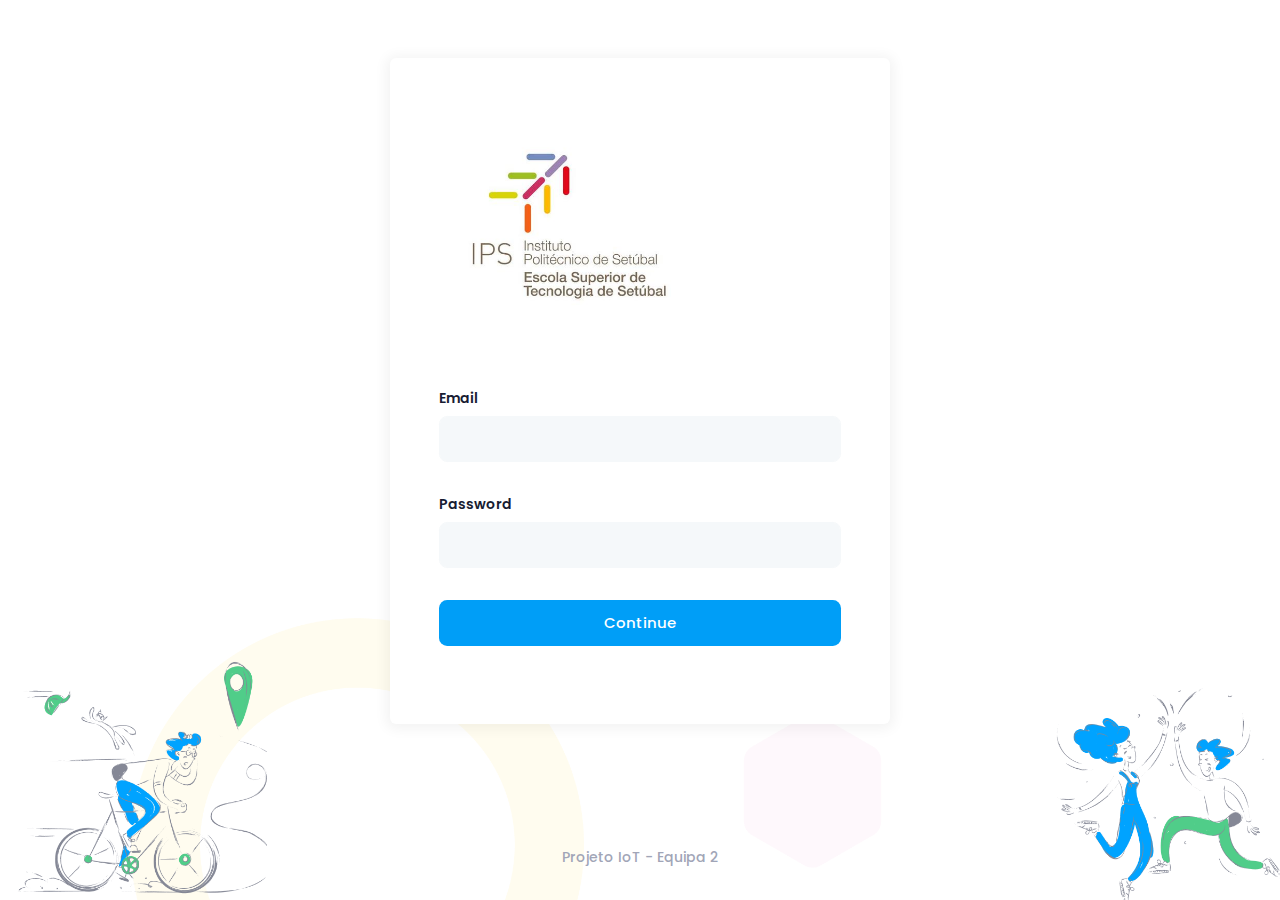
<file: Projecto.IoT.Presencas/login.html>
﻿<html lang="en">
<!--begin::Head-->

<head>
    <title>
        Metronic - the world's #1 selling Bootstrap Admin Theme Ecosystem for HTML, Vue, React, Angular &amp; Laravel
        by Keenthemes
    </title>
    <meta charset="utf-8">
    <link rel="shortcut icon" href="assets/media/Logo.jpg">
    <!--begin::Fonts-->
    <link rel="stylesheet" href="https://fonts.googleapis.com/css?family=Poppins:300,400,500,600,700">
    <!--end::Fonts-->
    <!--begin::Global Stylesheets Bundle(used by all pages)-->
    <link href="assets/plugins/global/plugins.bundle.css" rel="stylesheet" type="text/css">
    <link href="assets/css/style.bundle.css" rel="stylesheet" type="text/css">
    <link href="assets/css/styleAnna.css" rel="stylesheet" type="text/css">
    <script src="assets/js/scriptAnna.js"></script>
    <!--end::Global Stylesheets Bundle-->
</head>
<!--end::Head-->
<!--begin::Body-->

<body id="kt_body" class="bg-body">
    <!--begin::Main-->
    <!--begin::Root-->
    <div class="d-flex flex-column flex-root">
        <!--begin::Authentication - Sign-in -->
        <div class="d-flex flex-column flex-column-fluid bgi-position-y-bottom position-x-center bgi-no-repeat bgi-size-contain bgi-attachment-fixed"
             style="background-image: url(assets/media/14.png)">
            <!--begin::Content-->
            <div class="d-flex flex-center flex-column flex-column-fluid p-10 pb-lg-20">
                <!--begin::Wrapper-->
                <div class="w-lg-500px bg-body rounded shadow-sm p-10 p-lg-15 mx-auto">
                    <div class="mb-12">
                        <img alt="Logo" src="assets/media/Logo.jpg" class="h-40px ">
                    </div>
                    <!--begin::Form-->
                    <form class="form w-100 fv-plugins-bootstrap5 fv-plugins-framework" novalidate="novalidate" id="kt_sign_in_form" data-kt-redirect-url="index.html" action="#">
                        <!--begin::Input group-->
                        <div class="fv-row mb-10 fv-plugins-icon-container">
                            <!--begin::Label-->
                            <label class="form-label fs-6 fw-bolder text-dark">Email</label>
                            <!--end::Label-->
                            <!--begin::Input-->
                            <input class="form-control form-control-lg form-control-solid" type="text" name="email"
                                   autocomplete="off">
                            <!--end::Input-->
                            <div class="fv-plugins-message-container invalid-feedback"></div>
                        </div>
                        <!--end::Input group-->
                        <!--begin::Input group-->
                        <div class="fv-row mb-10 fv-plugins-icon-container">
                            <!--begin::Wrapper-->
                            <div class="d-flex flex-stack mb-2">
                                <!--begin::Label-->
                                <label class="form-label fw-bolder text-dark fs-6 mb-0">Password</label>
                                <!--end::Label-->
                            </div>
                            <!--end::Wrapper-->
                            <!--begin::Input-->
                            <input class="form-control form-control-lg form-control-solid" type="password"
                                   name="password" autocomplete="off">
                            <!--end::Input-->
                            <div class="fv-plugins-message-container invalid-feedback"></div>
                        </div>
                        <!--end::Input group-->
                        <!--begin::Actions-->
                        <div class="text-center">
                            <!--begin::Submit button-->
                            <button type="submit" id="kt_sign_in_submit" class="btn btn-lg btn-primary w-100 mb-5">
                                <span class="indicator-label">Continue</span>
                                <span class="indicator-progress">
                                    Please wait...
                                    <span class="spinner-border spinner-border-sm align-middle ms-2"></span>
                                </span>
                            </button>
                            <!--end::Submit button-->
                        </div>
                        <!--end::Actions-->
                        <div></div>
                    </form>
                    <!--end::Form-->
                </div>
                <!--end::Wrapper-->
            </div>
            <!--end::Content-->
            <!--begin::Footer-->
            <div class="d-flex flex-center flex-column-auto p-10">
                <!--begin::Links-->
                <div class="d-flex align-items-center fw-bold fs-6">
                    <a class="text-muted text-hover-primary px-2">Projeto IoT - Equipa 2</a>
                </div>
                <!--end::Links-->
            </div>
            <!--end::Footer-->
        </div>
        <!--end::Authentication - Sign-in-->
    </div>
    <!--end::Root-->
    <!--end::Main-->
    <!--begin::Javascript-->
    <script>var hostUrl = "assets/";</script>
    <!--begin::Global Javascript Bundle(used by all pages)-->
    <script src="assets/plugins/global/plugins.bundle.js"></script>
    <script src="assets/js/scripts.bundle.js"></script>
    <!--end::Global Javascript Bundle-->
    <!--begin::Page Custom Javascript(used by this page)-->
    <script src="assets/js/custom/authentication/sign-in/general.js"></script>
    <!--end::Page Custom Javascript-->
    <!--end::Javascript-->

    <svg id="SvgjsSvg1001" width="2" height="0" xmlns="http://www.w3.org/2000/svg" version="1.1"
         xmlns:xlink="http://www.w3.org/1999/xlink" xmlns:svgjs="http://svgjs.dev"
         style="overflow: hidden; top: -100%; left: -100%; position: absolute; opacity: 0;">
        <defs id="SvgjsDefs1002"></defs>
        <polyline id="SvgjsPolyline1003" points="0,0"></polyline>
        <path id="SvgjsPath1004" d="M0 0 "></path>
    </svg>
</body>
<!--end::Body-->
</html>
</file>
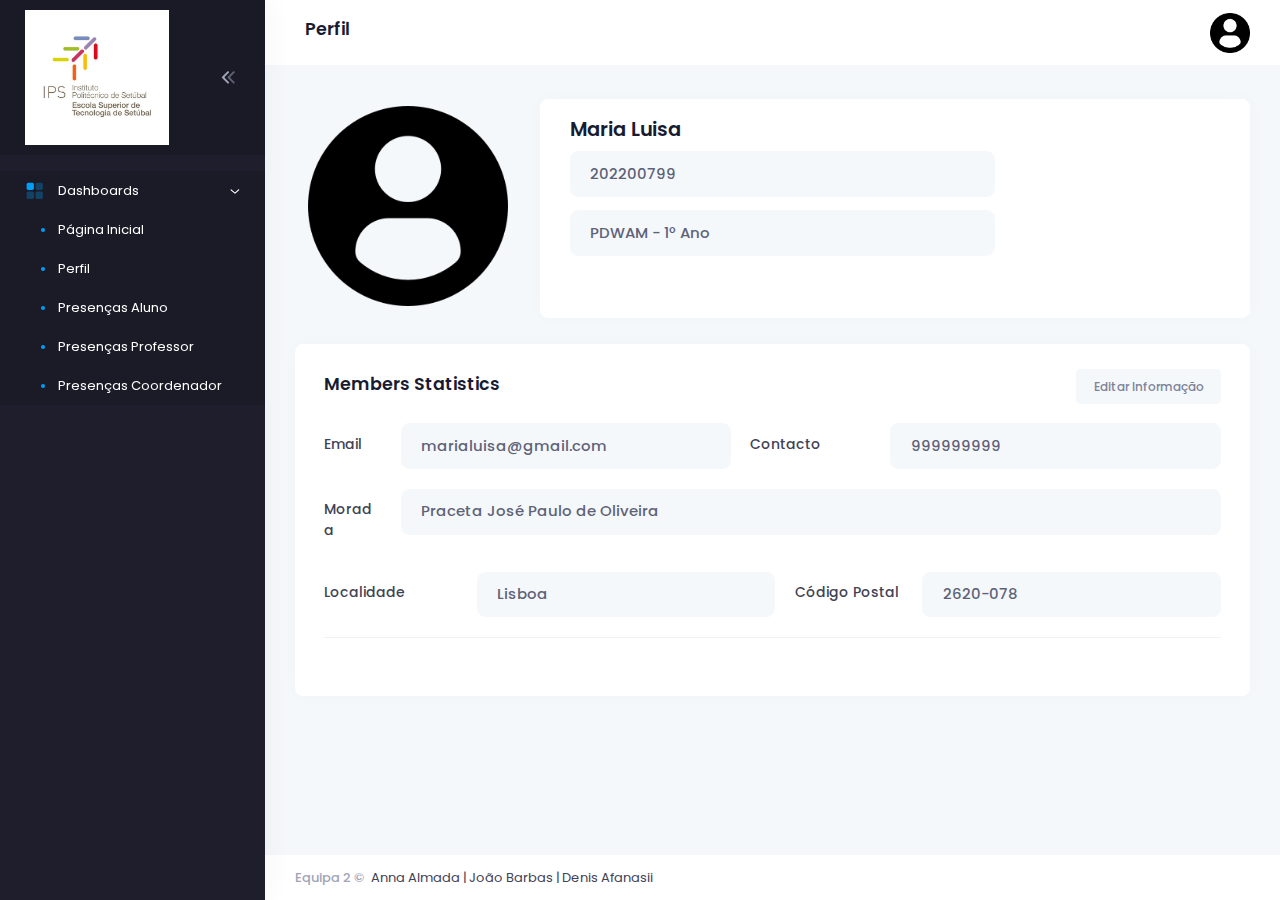
<file: Projecto.IoT.Presencas/Perfil.html>
﻿<!DOCTYPE html>
<html lang="en">
<!--begin::Head-->
<head>
    <title>Perfil Utilizador</title>
    <meta charset="utf-8" />
    <link rel="shortcut icon" href="assets/media/Logo.jpg" />
    <!--begin::Fonts-->
    <link rel="stylesheet" href="https://fonts.googleapis.com/css?family=Poppins:300,400,500,600,700" />
    <!--end::Fonts-->
    <!--begin::Page Vendor Stylesheets(used by this page)-->
    <link href="assets/plugins/custom/fullcalendar/fullcalendar.bundle.css" rel="stylesheet" type="text/css" />
    <link href="assets/plugins/custom/datatables/datatables.bundle.css" rel="stylesheet" type="text/css" />
    <!--end::Page Vendor Stylesheets-->
    <!--begin::Global Stylesheets Bundle(used by all pages)-->
    <link href="assets/plugins/global/plugins.bundle.css" rel="stylesheet" type="text/css" />
    <link href="assets/css/style.bundle.css" rel="stylesheet" type="text/css" />
    <link href="assets/css/styleAnna.css" rel="stylesheet" type="text/css" />
    <script src="assets/js/scriptAnna.js"></script>
    <!--end::Global Stylesheets Bundle-->
</head>
<!--end::Head-->
<!--begin::Body-->
<body id="kt_body" class="header-fixed header-tablet-and-mobile-fixed toolbar-enabled toolbar-fixed aside-enabled aside-fixed" style="--kt-toolbar-height:55px;--kt-toolbar-height-tablet-and-mobile:55px">
    <!--begin::Main-->
    <!--begin::Root-->
    <div class="d-flex flex-column flex-root">
        <!--begin::Page-->
        <div class="page d-flex flex-row flex-column-fluid">
            <!--begin::Aside-->
            <div id="kt_aside" class="aside aside-dark aside-hoverable" data-kt-drawer="true" data-kt-drawer-name="aside" data-kt-drawer-activate="{default: true, lg: false}" data-kt-drawer-overlay="true" data-kt-drawer-width="{default:'200px', '300px': '250px'}" data-kt-drawer-direction="start" data-kt-drawer-toggle="#kt_aside_mobile_toggle">
                <!--begin::Brand-->
                <div class="aside-logo flex-column-auto" id="kt_aside_logo" style="height: 155px">
                    <!--begin::Logo-->
                    <a href="index.html">
                        <img alt="Logo" src="assets/media/Logo.jpg" class="h-25px logo" />
                    </a>
                    <!--end::Logo-->
                    <!--begin::Aside toggler-->
                    <div id="kt_aside_toggle" class="btn btn-icon w-auto px-0 btn-active-color-primary aside-toggle" data-kt-toggle="true" data-kt-toggle-state="active" data-kt-toggle-target="body" data-kt-toggle-name="aside-minimize">
                        <!--begin::Svg Icon | path: icons/duotune/arrows/arr079.svg-->
                        <span class="svg-icon svg-icon-1 rotate-180">
                            <svg xmlns="http://www.w3.org/2000/svg" width="24" height="24" viewBox="0 0 24 24" fill="none">
                                <path opacity="0.5" d="M14.2657 11.4343L18.45 7.25C18.8642 6.83579 18.8642 6.16421 18.45 5.75C18.0358 5.33579 17.3642 5.33579 16.95 5.75L11.4071 11.2929C11.0166 11.6834 11.0166 12.3166 11.4071 12.7071L16.95 18.25C17.3642 18.6642 18.0358 18.6642 18.45 18.25C18.8642 17.8358 18.8642 17.1642 18.45 16.75L14.2657 12.5657C13.9533 12.2533 13.9533 11.7467 14.2657 11.4343Z" fill="currentColor" />
                                <path d="M8.2657 11.4343L12.45 7.25C12.8642 6.83579 12.8642 6.16421 12.45 5.75C12.0358 5.33579 11.3642 5.33579 10.95 5.75L5.40712 11.2929C5.01659 11.6834 5.01659 12.3166 5.40712 12.7071L10.95 18.25C11.3642 18.6642 12.0358 18.6642 12.45 18.25C12.8642 17.8358 12.8642 17.1642 12.45 16.75L8.2657 12.5657C7.95328 12.2533 7.95328 11.7467 8.2657 11.4343Z" fill="currentColor" />
                            </svg>
                        </span>
                        <!--end::Svg Icon-->
                    </div>
                    <!--end::Aside toggler-->
                </div>
                <!--end::Brand-->
                <!--begin::Aside menu-->
                <div class="aside-menu flex-column-fluid">
                    <!--begin::Aside Menu-->
                    <div class="hover-scroll-overlay-y my-5 my-lg-5" id="kt_aside_menu_wrapper" data-kt-scroll="true" data-kt-scroll-activate="{default: false, lg: true}" data-kt-scroll-height="auto" data-kt-scroll-dependencies="#kt_aside_logo, #kt_aside_footer" data-kt-scroll-wrappers="#kt_aside_menu" data-kt-scroll-offset="0">
                        <!--begin::Menu-->
                        <div class="menu menu-column menu-title-gray-800 menu-state-title-primary menu-state-icon-primary menu-state-bullet-primary menu-arrow-gray-500" id="#kt_aside_menu" data-kt-menu="true" data-kt-menu-expand="false">
                            <div data-kt-menu-trigger="click" class="menu-item here show menu-accordion">
                                <span class="menu-link">
                                    <span class="menu-icon">
                                        <!--begin::Svg Icon | path: icons/duotune/general/gen025.svg-->
                                        <span class="svg-icon svg-icon-2">
                                            <svg xmlns="http://www.w3.org/2000/svg" width="24" height="24" viewBox="0 0 24 24" fill="none">
                                                <rect x="2" y="2" width="9" height="9" rx="2" fill="currentColor" />
                                                <rect opacity="0.3" x="13" y="2" width="9" height="9" rx="2" fill="currentColor" />
                                                <rect opacity="0.3" x="13" y="13" width="9" height="9" rx="2" fill="currentColor" />
                                                <rect opacity="0.3" x="2" y="13" width="9" height="9" rx="2" fill="currentColor" />
                                            </svg>
                                        </span>
                                        <!--end::Svg Icon-->
                                    </span>
                                    <span class="menu-title">Dashboards</span>
                                    <span class="menu-arrow"></span>
                                </span>
                                <div class="menu-sub menu-sub-accordion menu-active-bg">
                                    <div class="menu-item">
                                        <a class="menu-link active" href="index.html">
                                            <span class="menu-bullet">
                                                <span class="bullet bullet-dot"></span>
                                            </span>
                                            <span class="menu-title">Página Inicial</span>
                                        </a>
                                    </div>
                                    <div class="menu-item">
                                        <a class="menu-link active" href="Perfil.html">
                                            <span class="menu-bullet">
                                                <span class="bullet bullet-dot"></span>
                                            </span>
                                            <span class="menu-title">Perfil</span>
                                        </a>
                                    </div>
                                    <div class="menu-item">
                                        <a class="menu-link active" href="Registos.Aluno.html">
                                            <span class="menu-bullet">
                                                <span class="bullet bullet-dot"></span>
                                            </span>
                                            <span class="menu-title">Presenças Aluno</span>
                                        </a>
                                    </div>
                                    <div class="menu-item">
                                        <a class="menu-link active" href="Registos.Professor.html">
                                            <span class="menu-bullet">
                                                <span class="bullet bullet-dot"></span>
                                            </span>
                                            <span class="menu-title">Presenças Professor</span>
                                        </a>
                                    </div>
                                    <div class="menu-item">
                                        <a class="menu-link active" href="Registos.Coordenador.html">
                                            <span class="menu-bullet">
                                                <span class="bullet bullet-dot"></span>
                                            </span>
                                            <span class="menu-title">Presenças Coordenador</span>
                                        </a>
                                    </div>
                                </div>
                            </div>
                        </div>
                        <!--end::Menu-->
                    </div>
                    <!--end::Aside Menu-->
                </div>
                <!--end::Aside menu-->
            </div>
            <!--end::Aside-->
            <!--begin::Wrapper-->
            <div class="wrapper d-flex flex-column flex-row-fluid" id="kt_wrapper">
                <!--begin::Header-->
                <div id="kt_header" class="header align-items-stretch">
                    <!--begin::Container-->
                    <div class="container-fluid d-flex align-items-stretch justify-content-between">
                        <!--begin::Aside mobile toggle-->
                        <div class="d-flex align-items-center d-lg-none ms-n2 me-2" title="Show aside menu">
                            <div class="btn btn-icon btn-active-light-primary w-30px h-30px w-md-40px h-md-40px" id="kt_aside_mobile_toggle">
                                <!--begin::Svg Icon | path: icons/duotune/abstract/abs015.svg-->
                                <span class="svg-icon svg-icon-1">
                                    <svg xmlns="http://www.w3.org/2000/svg" width="24" height="24" viewBox="0 0 24 24" fill="none">
                                        <path d="M21 7H3C2.4 7 2 6.6 2 6V4C2 3.4 2.4 3 3 3H21C21.6 3 22 3.4 22 4V6C22 6.6 21.6 7 21 7Z" fill="currentColor"></path>
                                        <path opacity="0.3" d="M21 14H3C2.4 14 2 13.6 2 13V11C2 10.4 2.4 10 3 10H21C21.6 10 22 10.4 22 11V13C22 13.6 21.6 14 21 14ZM22 20V18C22 17.4 21.6 17 21 17H3C2.4 17 2 17.4 2 18V20C2 20.6 2.4 21 3 21H21C21.6 21 22 20.6 22 20Z" fill="currentColor"></path>
                                    </svg>
                                </span>
                                <!--end::Svg Icon-->
                            </div>
                        </div>
                        <!--end::Aside mobile toggle-->
                        <!--begin::Mobile logo-->
                        <div class="d-flex align-items-center flex-grow-1 flex-lg-grow-0">
                            <a href="index.html" class="d-lg-none">
                                <img alt="Logo" src="assets/media/Logo.jpg" class="h-30px">
                            </a>
                        </div>
                        <!--end::Mobile logo-->
                        <!--begin::Wrapper-->
                        <div class="d-flex align-items-stretch justify-content-between flex-lg-grow-1">
                            <!--begin::Navbar-->
                            <div class="d-flex align-items-stretch" id="kt_header_nav">
                                <!--begin::Menu wrapper-->
                                <h3 class="d-flex align-items-center ms-1 ms-lg-3">Perfil</h3>
                                <!--end::Menu wrapper-->
                            </div>
                            <!--end::Navbar-->
                            <!--begin::Toolbar wrapper-->
                            <div class="d-flex align-items-stretch flex-shrink-0">
                                <!--begin::User menu-->
                                <div class="d-flex align-items-center ms-1 ms-lg-3" id="kt_header_user_menu_toggle">
                                    <!--begin::Menu wrapper-->
                                    <div class="cursor-pointer symbol symbol-30px symbol-md-40px" data-kt-menu-trigger="click" data-kt-menu-attach="parent" data-kt-menu-placement="bottom-end">
                                        <img src="assets/media/avatar.png" alt="user">
                                    </div>
                                    <!--begin::User account menu-->
                                    <div class="menu menu-sub menu-sub-dropdown menu-column menu-rounded menu-gray-800 menu-state-bg menu-state-primary fw-bold py-4 fs-6 w-275px" data-kt-menu="true" data-popper-placement="bottom-end">
                                        <!--begin::Menu item-->
                                        <div class="menu-item px-3">
                                            <div class="menu-content d-flex align-items-center px-3">
                                                <!--begin::Avatar-->
                                                <div class="symbol symbol-50px me-5">
                                                    <img alt="Logo" src="assets/media/avatar.png">
                                                </div>
                                                <!--end::Avatar-->
                                                <!--begin::Username-->
                                                <div class="d-flex flex-column">
                                                    <div class="fw-bolder d-flex align-items-center fs-5">
                                                        <a href="Perfil.html" class="fw-bold text-black text-hover-primary fs-5">Maria Luisa</a>
                                                    </div>

                                                </div>
                                                <!--end::Username-->
                                            </div>
                                        </div>
                                        <!--end::Menu item-->
                                        <!--begin::Menu separator-->
                                        <div class="separator my-2"></div>
                                        <!--end::Menu separator-->
                                        <!--begin::Menu item
                                        <div class="menu-item px-5 my-1">
                                            <a href="../../demo1/dist/account/settings.html" class="menu-link px-5">Account Settings</a>
                                        </div>
                                        end::Menu item-->
                                        <!--begin::Menu item-->
                                        <div class="menu-item px-5">
                                            <a href="login.html" class="menu-link px-5">Sign Out</a>
                                        </div>
                                        <!--end::Menu item-->
                                        <!--begin::Menu separator-->
                                        <div class="separator my-2"></div>
                                        <!--end::Menu separator-->
                                    </div>
                                    <!--end::User account menu-->
                                    <!--end::Menu wrapper-->
                                </div>
                                <!--end::User menu-->
                                <!--begin::Header menu toggle-->
                                <div class="d-flex align-items-center d-lg-none ms-2 me-n3" title="Show header menu">
                                    <div class="btn btn-icon btn-active-light-primary w-30px h-30px w-md-40px h-md-40px" id="kt_header_menu_mobile_toggle">
                                        <!--begin::Svg Icon | path: icons/duotune/text/txt001.svg-->
                                        <span class="svg-icon svg-icon-1">
                                            <svg xmlns="http://www.w3.org/2000/svg" width="24" height="24" viewBox="0 0 24 24" fill="none">
                                                <path d="M13 11H3C2.4 11 2 10.6 2 10V9C2 8.4 2.4 8 3 8H13C13.6 8 14 8.4 14 9V10C14 10.6 13.6 11 13 11ZM22 5V4C22 3.4 21.6 3 21 3H3C2.4 3 2 3.4 2 4V5C2 5.6 2.4 6 3 6H21C21.6 6 22 5.6 22 5Z" fill="currentColor"></path>
                                                <path opacity="0.3" d="M21 16H3C2.4 16 2 15.6 2 15V14C2 13.4 2.4 13 3 13H21C21.6 13 22 13.4 22 14V15C22 15.6 21.6 16 21 16ZM14 20V19C14 18.4 13.6 18 13 18H3C2.4 18 2 18.4 2 19V20C2 20.6 2.4 21 3 21H13C13.6 21 14 20.6 14 20Z" fill="currentColor"></path>
                                            </svg>
                                        </span>
                                        <!--end::Svg Icon-->
                                    </div>
                                </div>
                                <!--end::Header menu toggle-->
                            </div>
                            <!--end::Toolbar wrapper-->
                        </div>
                        <!--end::Wrapper-->
                    </div>
                    <!--end::Container-->
                </div>
                <!--end::Header-->
                <!--begin::Content-->
                <div class="d-flex flex-column flex-column-fluid" id="kt_content">
                    <!--begin::Post-->
                    <div class="post d-flex flex-column-fluid" id="kt_post">
                        <!--begin::Container-->
                        <div id="kt_content_container" class="container-xxl" style="padding-top: 34px;">
                            <!--begin::Row-->
                            <div class="row gy-5 g-xl-8">
                                <!--begin::Col-->
                                <div class="col-xl-3">
                                    <!--begin::List Widget 2-->
                                    <!--begin::Body-->
                                    <div class="card-body pt-2">
                                        <!--begin::Item-->
                                        <div class="d-flex align-items-center mb-7">
                                            <!--begin::Avatar-->
                                            <div class="symbol symbol-50px me-5">
                                                <img style="width: 200px; height: 200px" src="assets/media/avatar.png" class="" alt="" />
                                            </div>
                                            <!--end::Avatar-->
                                        </div>
                                        <!--end::Item-->
                                    </div>
                                    <!--end::Body-->
                                    <!--end::List Widget 2-->
                                </div>
                                <!--end::Col-->
                                <!--begin::Col-->
                                <div class="col-xl-9">
                                    <!--begin::List Widget 4-->
                                    <div class="card card-xl-stretch mb-5 mb-xl-8">
                                        <!--begin::Body-->
                                        <div class="card-body pt-5">
                                            <!--begin::Item-->
                                            <div class="d-flex align-items-sm-center mb-7">
                                                <!--begin::Section-->
                                                <div class="d-flex align-items-center flex-row-fluid flex-wrap">
                                                    <div class="flex-grow-1 me-2">
                                                        <div class="d-flex align-items-center mb-2">
                                                            <a href="#" class="text-gray-900 text-hover-primary fs-2 fw-bolder me-1">Maria Luisa</a>
                                                        </div>
                                                        <div class="d-flex flex-wrap fw-bold fs-6 mb-4 pe-2">
                                                            <div class="col-lg-8 fv-row">
                                                                <input type="text" disabled="disabled" disabled="disabled" name="website" class="form-control form-control-lg form-control-solid" placeholder="Company website" value="202200799">
                                                            </div>
                                                        </div>
                                                        <div class="d-flex flex-wrap fw-bold fs-6 mb-4 pe-2">
                                                            <div class="col-lg-8 fv-row">
                                                                <input type="text" disabled="disabled" disabled="disabled" name="website" class="form-control form-control-lg form-control-solid" placeholder="Company website" value="PDWAM - 1º Ano">
                                                            </div>
                                                        </div>
                                                    </div>
                                                </div>
                                                <!--end::Section-->
                                            </div>
                                            <!--end::Item-->
                                        </div>
                                        <!--end::Body-->
                                    </div>
                                    <!--end::List Widget 4-->
                                </div>
                                <!--end::Col-->
                            </div>
                            <!--end::Row-->
                            <!--begin::Row-->
                            <div class="row gy-5 g-xl-12">
                                <!--begin::Col-->
                                <div class="col-xl-12">
                                    <!--begin::Tables Widget 9-->
                                    <div class="card card-xl-stretch mb-5 mb-xl-8">
                                        <!--begin::Header-->
                                        <div class="card-header border-0 pt-5">
                                            <h3 class="card-title align-items-start flex-column">
                                                <span class="card-label fw-bolder fs-3 mb-1">Members Statistics</span>
                                            </h3>
                                            <div class="card-toolbar" data-bs-toggle="tooltip" data-bs-placement="top" data-bs-trigger="hover">
                                                <button class="btn btn-sm btn-light btn-active-primary" id="editaruser" onclick="Editar()">Editar Informação</button>
                                            </div>
                                        </div>
                                        <!--end::Header-->
                                        <!--begin::Body-->
                                        <div class="card-body py-3">
                                            <!--begin::Table container-->
                                            <form class="forms-sample">
                                                <div class="row mb-6">
                                                    <!--begin::Label-->
                                                    <label class="col-lg-1 col-form-label fw-bold fs-6">Email</label>
                                                    <!--end::Label-->
                                                    <!--begin::Col-->
                                                    <div class="col-lg-11">
                                                        <!--begin::Row-->
                                                        <div class="row">
                                                            <!--begin::Col-->
                                                            <div class="col-lg-5 fv-row fv-plugins-icon-container">
                                                                <input type="text" disabled="disabled" name="nameuser" id="nomeuserid" class="form-control form-control-lg form-control-solid mb-3 mb-lg-0" value="marialuisa@gmail.com">
                                                            </div>
                                                            <!--end::Col-->
                                                            <!--begin::Label-->
                                                            <label class="col-lg-2 col-form-label fw-bold fs-6">Contacto</label>
                                                            <!--end::Label-->
                                                            <!--begin::Col-->
                                                            <div class="col-lg-5 fv-row fv-plugins-icon-container">
                                                                <input type="text" disabled="disabled" name="emailuser" id="emailuserid" class="form-control form-control-lg form-control-solid" value="999999999">
                                                            </div>
                                                            <!--end::Col-->
                                                        </div>
                                                        <!--end::Row-->
                                                    </div>
                                                    <!--end::Col-->
                                                </div>
                                                <div class="row mb-6">
                                                    <!--begin::Label-->
                                                    <label class="col-lg-1 col-form-label fw-bold fs-6">Morada</label>
                                                    <!--end::Label-->
                                                    <!--begin::Col-->
                                                    <div class="col-lg-11 fv-row fv-plugins-icon-container">
                                                        <input type="text" disabled="disabled" name="moradaser" id="moradauserid" class="form-control form-control-lg form-control-solid mb-3 mb-lg-0" value="Praceta José Paulo de Oliveira">
                                                    </div>
                                                    <!--end::Col-->
                                                </div>
                                                <!--end::Row-->
                                                <div class="row mb-6">
                                                    <!--begin::Label-->
                                                    <label class="col-lg-2 col-form-label fw-bold fs-6">Localidade</label>
                                                    <!--end::Label-->
                                                    <!--begin::Col-->
                                                    <div class="col-lg-10">
                                                        <!--begin::Row-->
                                                        <div class="row">
                                                            <!--begin::Col-->
                                                            <div class="col-lg-5 fv-row fv-plugins-icon-container">
                                                                <input type="text" disabled="disabled" name="localidadeuser" id="localidadeuserid" class="form-control form-control-lg form-control-solid mb-3 mb-lg-0" value="Lisboa">
                                                            </div>
                                                            <!--end::Col-->
                                                            <!--begin::Label-->
                                                            <label class="col-lg-2 col-form-label fw-bold fs-6">Código Postal</label>
                                                            <!--end::Label-->
                                                            <!--begin::Col-->
                                                            <div class="col-lg-5 fv-row fv-plugins-icon-container">
                                                                <input type="text" disabled="disabled" name="cpuser" id="cpuserid" class="form-control form-control-lg form-control-solid" value="2620-078">
                                                            </div>
                                                            <!--end::Col-->
                                                        </div>
                                                        <!--end::Row-->
                                                    </div>
                                                    <!--end::Col-->
                                                </div>
                                                <div class="card-footer d-flex justify-content-end py-6 px-9">
                                                    <button type="reset" class="btn btn-light btn-active-light-primary me-2" id="btncancelaruser" onclick="CancelarEdicao()">Cancelar</button>
                                                    <button type="submit" class="btn btn-primary" id="btnsalvaruser" onclick="SalvarEdicao()">Savar</button>
                                                </div>
                                            </form>
                                            <!--end::Table container-->
                                        </div>
                                        <!--begin::Body-->
                                    </div>
                                    <!--end::Tables Widget 9-->
                                </div>
                                <!--end::Col-->
                            </div>
                            <!--end::Row-->
                        </div>
                        <!--end::Container-->
                    </div>
                    <!--end::Post-->
                </div>
                <!--end::Content-->
                <!--begin::Footer-->
                <div class="footer py-4 d-flex flex-lg-column" id="kt_footer">
                    <!--begin::Container-->
                    <div class="container-fluid d-flex flex-column flex-md-row align-items-center justify-content-between">
                        <!--begin::Copyright-->
                        <div class="text-dark order-2 order-md-1">
                            <span class="text-muted fw-bold me-1">Equipa 2 ©</span>
                            <a href="https://keenthemes.com" target="_blank" class="text-gray-800 text-hover-primary">Anna Almada | João Barbas | Denis Afanasii</a>
                        </div>
                        <!--end::Copyright-->

                    </div>
                    <!--end::Container-->
                </div>
                <!--end::Footer-->
            </div>
            <!--end::Wrapper-->
        </div>
        <!--end::Page-->
    </div>
    <!--end::Root-->
    <!--end::Main-->
    <!--begin::Scrolltop-->
    <div id="kt_scrolltop" class="scrolltop" data-kt-scrolltop="true">
        <!--begin::Svg Icon | path: icons/duotune/arrows/arr066.svg-->
        <span class="svg-icon">
            <svg xmlns="http://www.w3.org/2000/svg" width="24" height="24" viewBox="0 0 24 24" fill="none">
                <rect opacity="0.5" x="13" y="6" width="13" height="2" rx="1" transform="rotate(90 13 6)" fill="currentColor" />
                <path d="M12.5657 8.56569L16.75 12.75C17.1642 13.1642 17.8358 13.1642 18.25 12.75C18.6642 12.3358 18.6642 11.6642 18.25 11.25L12.7071 5.70711C12.3166 5.31658 11.6834 5.31658 11.2929 5.70711L5.75 11.25C5.33579 11.6642 5.33579 12.3358 5.75 12.75C6.16421 13.1642 6.83579 13.1642 7.25 12.75L11.4343 8.56569C11.7467 8.25327 12.2533 8.25327 12.5657 8.56569Z" fill="currentColor" />
            </svg>
        </span>
        <!--end::Svg Icon-->
    </div>
    <!--end::Scrolltop-->
    <!--begin::Javascript-->
    <script>var hostUrl = "assets/";</script>
    <!--begin::Global Javascript Bundle(used by all pages)-->
    <script src="assets/plugins/global/plugins.bundle.js"></script>
    <script src="assets/js/scripts.bundle.js"></script>
    <!--end::Global Javascript Bundle-->
    <!--begin::Page Vendors Javascript(used by this page)-->
    <script src="assets/plugins/custom/fullcalendar/fullcalendar.bundle.js"></script>
    <script src="assets/plugins/custom/datatables/datatables.bundle.js"></script>
    <!--end::Page Vendors Javascript-->
    <!--begin::Page Custom Javascript(used by this page)-->
    <script src="assets/js/widgets.bundle.js"></script>
    <script src="assets/js/custom/widgets.js"></script>
    <script src="assets/js/custom/apps/chat/chat.js"></script>
    <script src="assets/js/custom/utilities/modals/upgrade-plan.js"></script>
    <script src="assets/js/custom/utilities/modals/create-app.js"></script>
    <script src="assets/js/custom/utilities/modals/users-search.js"></script>
    <!--end::Page Custom Javascript-->
    <!--end::Javascript-->
</body>
<!--end::Body-->
</html>
</file>
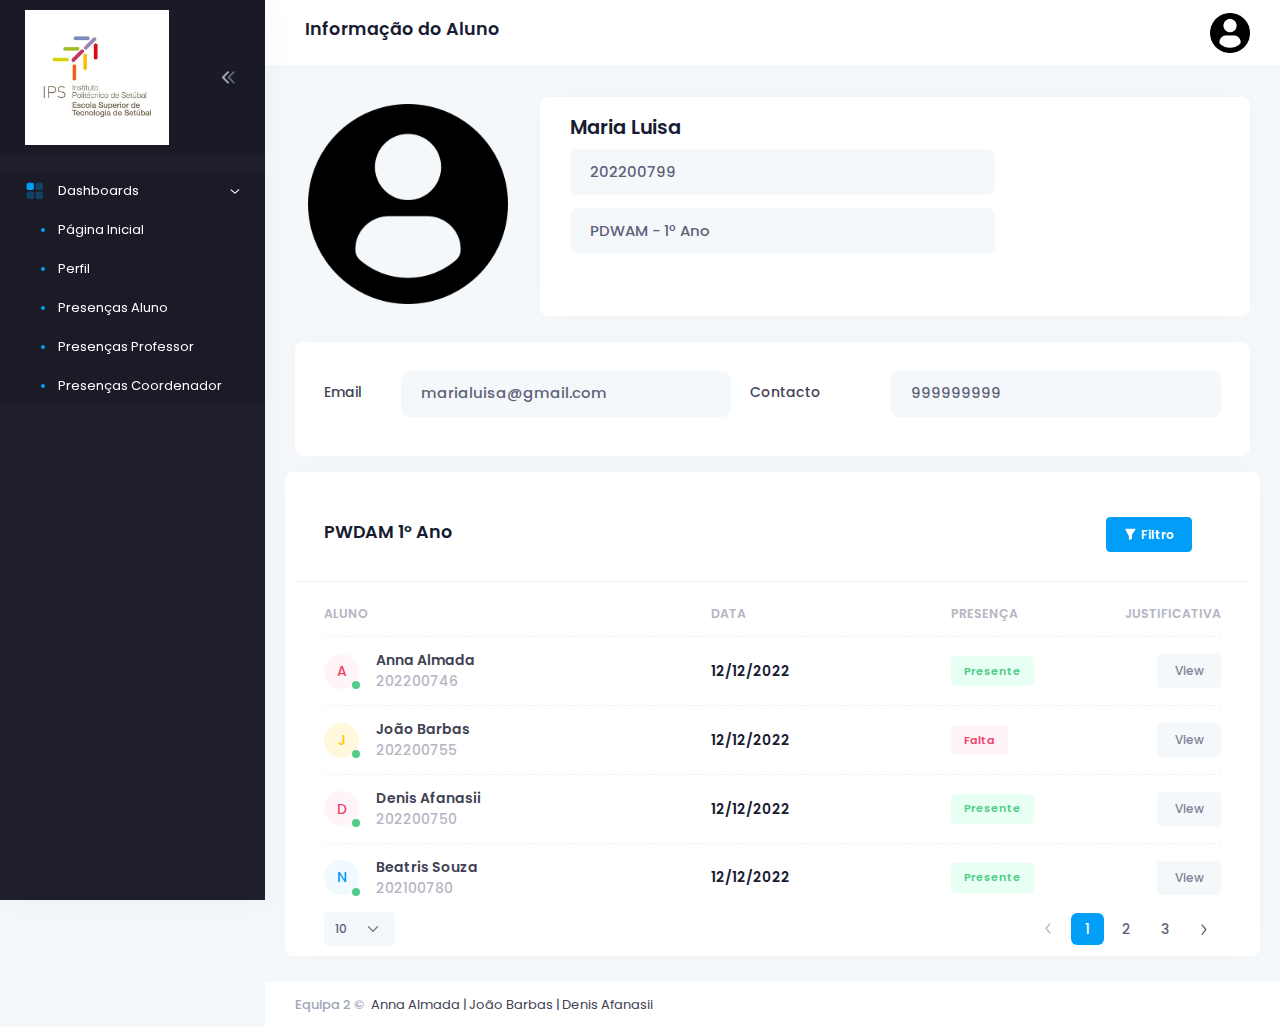
<file: Projecto.IoT.Presencas/Vista.Alunos.html>
<!DOCTYPE html>
<html lang="en">
<!--begin::Head-->
<head>
    <base href="">
    <title>Perfil do Aluno - PROFESSOR</title>
    <meta charset="utf-8" />
    <link rel="canonical" href="https://preview.keenthemes.com/metronic8" />
    <link rel="shortcut icon" href="assets/media/Logo.jpg" />
    <!--begin::Fonts-->
    <link rel="stylesheet" href="https://fonts.googleapis.com/css?family=Poppins:300,400,500,600,700" />
    <!--end::Fonts-->
    <!--begin::Page Vendor Stylesheets(used by this page)-->
    <link href="assets/plugins/custom/fullcalendar/fullcalendar.bundle.css" rel="stylesheet" type="text/css" />
    <link href="assets/plugins/custom/datatables/datatables.bundle.css" rel="stylesheet" type="text/css" />
    <!--end::Page Vendor Stylesheets-->
    <!--begin::Global Stylesheets Bundle(used by all pages)-->
    <link href="assets/plugins/global/plugins.bundle.css" rel="stylesheet" type="text/css" />
    <link href="assets/css/style.bundle.css" rel="stylesheet" type="text/css" />
    <!--end::Global Stylesheets Bundle-->
</head>
<!--end::Head-->
<!--begin::Body-->
<body id="kt_body" class="header-fixed header-tablet-and-mobile-fixed toolbar-enabled toolbar-fixed aside-enabled aside-fixed" style="--kt-toolbar-height:55px;--kt-toolbar-height-tablet-and-mobile:55px">
    <!--begin::Main-->
    <!--begin::Root-->
    <div class="d-flex flex-column flex-root">
        <!--begin::Page-->
        <div class="page d-flex flex-row flex-column-fluid">
            <!--begin::Aside-->
            <div id="kt_aside" class="aside aside-dark aside-hoverable" data-kt-drawer="true" data-kt-drawer-name="aside" data-kt-drawer-activate="{default: true, lg: false}" data-kt-drawer-overlay="true" data-kt-drawer-width="{default:'200px', '300px': '250px'}" data-kt-drawer-direction="start" data-kt-drawer-toggle="#kt_aside_mobile_toggle">
                <!--begin::Brand-->
                <div class="aside-logo flex-column-auto" id="kt_aside_logo" style="height: 155px">
                    <!--begin::Logo-->
                    <a href="index.html">
                        <img alt="Logo" src="assets/media/Logo.jpg" class="h-25px logo" />
                    </a>
                    <!--end::Logo-->
                    <!--begin::Aside toggler-->
                    <div id="kt_aside_toggle" class="btn btn-icon w-auto px-0 btn-active-color-primary aside-toggle" data-kt-toggle="true" data-kt-toggle-state="active" data-kt-toggle-target="body" data-kt-toggle-name="aside-minimize">
                        <!--begin::Svg Icon | path: icons/duotune/arrows/arr079.svg-->
                        <span class="svg-icon svg-icon-1 rotate-180">
                            <svg xmlns="http://www.w3.org/2000/svg" width="24" height="24" viewBox="0 0 24 24" fill="none">
                                <path opacity="0.5" d="M14.2657 11.4343L18.45 7.25C18.8642 6.83579 18.8642 6.16421 18.45 5.75C18.0358 5.33579 17.3642 5.33579 16.95 5.75L11.4071 11.2929C11.0166 11.6834 11.0166 12.3166 11.4071 12.7071L16.95 18.25C17.3642 18.6642 18.0358 18.6642 18.45 18.25C18.8642 17.8358 18.8642 17.1642 18.45 16.75L14.2657 12.5657C13.9533 12.2533 13.9533 11.7467 14.2657 11.4343Z" fill="currentColor" />
                                <path d="M8.2657 11.4343L12.45 7.25C12.8642 6.83579 12.8642 6.16421 12.45 5.75C12.0358 5.33579 11.3642 5.33579 10.95 5.75L5.40712 11.2929C5.01659 11.6834 5.01659 12.3166 5.40712 12.7071L10.95 18.25C11.3642 18.6642 12.0358 18.6642 12.45 18.25C12.8642 17.8358 12.8642 17.1642 12.45 16.75L8.2657 12.5657C7.95328 12.2533 7.95328 11.7467 8.2657 11.4343Z" fill="currentColor" />
                            </svg>
                        </span>
                        <!--end::Svg Icon-->
                    </div>
                    <!--end::Aside toggler-->
                </div>
                <!--end::Brand-->
                <!--begin::Aside menu-->
                <div class="aside-menu flex-column-fluid">
                    <!--begin::Aside Menu-->
                    <div class="hover-scroll-overlay-y my-5 my-lg-5" id="kt_aside_menu_wrapper" data-kt-scroll="true" data-kt-scroll-activate="{default: false, lg: true}" data-kt-scroll-height="auto" data-kt-scroll-dependencies="#kt_aside_logo, #kt_aside_footer" data-kt-scroll-wrappers="#kt_aside_menu" data-kt-scroll-offset="0">
                        <!--begin::Menu-->
                        <div class="menu menu-column menu-title-gray-800 menu-state-title-primary menu-state-icon-primary menu-state-bullet-primary menu-arrow-gray-500" id="#kt_aside_menu" data-kt-menu="true" data-kt-menu-expand="false">
                            <div data-kt-menu-trigger="click" class="menu-item here show menu-accordion">
                                <span class="menu-link">
                                    <span class="menu-icon">
                                        <!--begin::Svg Icon | path: icons/duotune/general/gen025.svg-->
                                        <span class="svg-icon svg-icon-2">
                                            <svg xmlns="http://www.w3.org/2000/svg" width="24" height="24" viewBox="0 0 24 24" fill="none">
                                                <rect x="2" y="2" width="9" height="9" rx="2" fill="currentColor" />
                                                <rect opacity="0.3" x="13" y="2" width="9" height="9" rx="2" fill="currentColor" />
                                                <rect opacity="0.3" x="13" y="13" width="9" height="9" rx="2" fill="currentColor" />
                                                <rect opacity="0.3" x="2" y="13" width="9" height="9" rx="2" fill="currentColor" />
                                            </svg>
                                        </span>
                                        <!--end::Svg Icon-->
                                    </span>
                                    <span class="menu-title">Dashboards</span>
                                    <span class="menu-arrow"></span>
                                </span>
                                <div class="menu-sub menu-sub-accordion menu-active-bg">
                                    <div class="menu-item">
                                        <a class="menu-link active" href="index.html">
                                            <span class="menu-bullet">
                                                <span class="bullet bullet-dot"></span>
                                            </span>
                                            <span class="menu-title">Página Inicial</span>
                                        </a>
                                    </div>
                                    <div class="menu-item">
                                        <a class="menu-link active" href="Perfil.html">
                                            <span class="menu-bullet">
                                                <span class="bullet bullet-dot"></span>
                                            </span>
                                            <span class="menu-title">Perfil</span>
                                        </a>
                                    </div>
                                    <div class="menu-item">
                                        <a class="menu-link active" href="Registos.Aluno.html">
                                            <span class="menu-bullet">
                                                <span class="bullet bullet-dot"></span>
                                            </span>
                                            <span class="menu-title">Presenças Aluno</span>
                                        </a>
                                    </div>
                                    <div class="menu-item">
                                        <a class="menu-link active" href="Registos.Professor.html">
                                            <span class="menu-bullet">
                                                <span class="bullet bullet-dot"></span>
                                            </span>
                                            <span class="menu-title">Presenças Professor</span>
                                        </a>
                                    </div>
                                    <div class="menu-item">
                                        <a class="menu-link active" href="Registos.Coordenador.html">
                                            <span class="menu-bullet">
                                                <span class="bullet bullet-dot"></span>
                                            </span>
                                            <span class="menu-title">Presenças Coordenador</span>
                                        </a>
                                    </div>
                                </div>
                            </div>
                        </div>
                        <!--end::Menu-->
                    </div>
                    <!--end::Aside Menu-->
                </div>
                <!--end::Aside menu-->

            </div>
            <!--end::Aside-->
            <!--begin::Wrapper-->
            <div class="wrapper d-flex flex-column flex-row-fluid" id="kt_wrapper">
                <!--begin::Header-->
                <div id="kt_header" class="header align-items-stretch">
                    <!--begin::Container-->
                    <div class="container-fluid d-flex align-items-stretch justify-content-between">
                        <!--begin::Aside mobile toggle-->
                        <div class="d-flex align-items-center d-lg-none ms-n2 me-2" title="Show aside menu">
                            <div class="btn btn-icon btn-active-light-primary w-30px h-30px w-md-40px h-md-40px" id="kt_aside_mobile_toggle">
                                <!--begin::Svg Icon | path: icons/duotune/abstract/abs015.svg-->
                                <span class="svg-icon svg-icon-1">
                                    <svg xmlns="http://www.w3.org/2000/svg" width="24" height="24" viewBox="0 0 24 24" fill="none">
                                        <path d="M21 7H3C2.4 7 2 6.6 2 6V4C2 3.4 2.4 3 3 3H21C21.6 3 22 3.4 22 4V6C22 6.6 21.6 7 21 7Z" fill="currentColor"></path>
                                        <path opacity="0.3" d="M21 14H3C2.4 14 2 13.6 2 13V11C2 10.4 2.4 10 3 10H21C21.6 10 22 10.4 22 11V13C22 13.6 21.6 14 21 14ZM22 20V18C22 17.4 21.6 17 21 17H3C2.4 17 2 17.4 2 18V20C2 20.6 2.4 21 3 21H21C21.6 21 22 20.6 22 20Z" fill="currentColor"></path>
                                    </svg>
                                </span>
                                <!--end::Svg Icon-->
                            </div>
                        </div>
                        <!--end::Aside mobile toggle-->
                        <!--begin::Mobile logo-->
                        <div class="d-flex align-items-center flex-grow-1 flex-lg-grow-0">
                            <a href="index.html" class="d-lg-none">
                                <img alt="Logo" src="assets/media/Logo.jpg" class="h-30px">
                            </a>
                        </div>
                        <!--end::Mobile logo-->
                        <!--begin::Wrapper-->
                        <div class="d-flex align-items-stretch justify-content-between flex-lg-grow-1">
                            <!--begin::Navbar-->
                            <div class="d-flex align-items-stretch" id="kt_header_nav">
                                <!--begin::Menu wrapper-->
                                <h3 class="d-flex align-items-center ms-1 ms-lg-3">Informação do Aluno</h3>
                                <!--end::Menu wrapper-->
                            </div>
                            <!--end::Navbar-->
                            <!--begin::Toolbar wrapper-->
                            <div class="d-flex align-items-stretch flex-shrink-0">
                                <!--begin::User menu-->
                                <div class="d-flex align-items-center ms-1 ms-lg-3" id="kt_header_user_menu_toggle">
                                    <!--begin::Menu wrapper-->
                                    <div class="cursor-pointer symbol symbol-30px symbol-md-40px" data-kt-menu-trigger="click" data-kt-menu-attach="parent" data-kt-menu-placement="bottom-end">
                                        <img src="assets/media/avatar.png" alt="user">
                                    </div>
                                    <!--begin::User account menu-->
                                    <div class="menu menu-sub menu-sub-dropdown menu-column menu-rounded menu-gray-800 menu-state-bg menu-state-primary fw-bold py-4 fs-6 w-275px" data-kt-menu="true" data-popper-placement="bottom-end">
                                        <!--begin::Menu item-->
                                        <div class="menu-item px-3">
                                            <div class="menu-content d-flex align-items-center px-3">
                                                <!--begin::Avatar-->
                                                <div class="symbol symbol-50px me-5">
                                                    <img alt="Logo" src="assets/media/avatar.png">
                                                </div>
                                                <!--end::Avatar-->
                                                <!--begin::Username-->
                                                <div class="d-flex flex-column">
                                                    <div class="fw-bolder d-flex align-items-center fs-5">
                                                        <a href="Perfil.html" class="fw-bold text-black text-hover-primary fs-5">Maria Luisa</a>
                                                    </div>

                                                </div>
                                                <!--end::Username-->
                                            </div>
                                        </div>
                                        <!--end::Menu item-->
                                        <!--begin::Menu separator-->
                                        <div class="separator my-2"></div>
                                        <!--end::Menu separator-->
                                        <!--begin::Menu item
                                        <div class="menu-item px-5 my-1">
                                            <a href="../../demo1/dist/account/settings.html" class="menu-link px-5">Account Settings</a>
                                        </div>
                                        end::Menu item-->
                                        <!--begin::Menu item-->
                                        <div class="menu-item px-5">
                                            <a href="login.html" class="menu-link px-5">Sign Out</a>
                                        </div>
                                        <!--end::Menu item-->
                                        <!--begin::Menu separator-->
                                        <div class="separator my-2"></div>
                                        <!--end::Menu separator-->
                                    </div>
                                    <!--end::User account menu-->
                                    <!--end::Menu wrapper-->
                                </div>
                                <!--end::User menu-->
                                <!--begin::Header menu toggle-->
                                <div class="d-flex align-items-center d-lg-none ms-2 me-n3" title="Show header menu">
                                    <div class="btn btn-icon btn-active-light-primary w-30px h-30px w-md-40px h-md-40px" id="kt_header_menu_mobile_toggle">
                                        <!--begin::Svg Icon | path: icons/duotune/text/txt001.svg-->
                                        <span class="svg-icon svg-icon-1">
                                            <svg xmlns="http://www.w3.org/2000/svg" width="24" height="24" viewBox="0 0 24 24" fill="none">
                                                <path d="M13 11H3C2.4 11 2 10.6 2 10V9C2 8.4 2.4 8 3 8H13C13.6 8 14 8.4 14 9V10C14 10.6 13.6 11 13 11ZM22 5V4C22 3.4 21.6 3 21 3H3C2.4 3 2 3.4 2 4V5C2 5.6 2.4 6 3 6H21C21.6 6 22 5.6 22 5Z" fill="currentColor"></path>
                                                <path opacity="0.3" d="M21 16H3C2.4 16 2 15.6 2 15V14C2 13.4 2.4 13 3 13H21C21.6 13 22 13.4 22 14V15C22 15.6 21.6 16 21 16ZM14 20V19C14 18.4 13.6 18 13 18H3C2.4 18 2 18.4 2 19V20C2 20.6 2.4 21 3 21H13C13.6 21 14 20.6 14 20Z" fill="currentColor"></path>
                                            </svg>
                                        </span>
                                        <!--end::Svg Icon-->
                                    </div>
                                </div>
                                <!--end::Header menu toggle-->
                            </div>
                            <!--end::Toolbar wrapper-->
                        </div>
                        <!--end::Wrapper-->
                    </div>
                    <!--end::Container-->
                </div>
                <!--end::Header-->
                <!--begin::Content-->
                <div class="d-flex flex-column flex-column-fluid" id="kt_content">
                    <!--begin::Post-->
                    <div class="post d-flex flex-column-fluid" id="kt_post">
                        <!--begin::Container-->
                        <div id="kt_content_container" class="container-xxl">
                            <!--begin::Row-->
                            <div class="row gy-5 g-xl-8" style="padding-top: 32px;">
                                <!--begin::Col-->
                                <div class="col-xl-3">
                                    <!--begin::List Widget 2-->
                                    <!--begin::Body-->
                                    <div class="card-body pt-2">
                                        <!--begin::Item-->
                                        <div class="d-flex align-items-center mb-7">
                                            <!--begin::Avatar-->
                                            <div class="symbol symbol-50px me-5">
                                                <img style="width: 200px; height: 200px" src="assets/media/avatar.png" class="" alt="" />
                                            </div>
                                            <!--end::Avatar-->
                                        </div>
                                        <!--end::Item-->
                                    </div>
                                    <!--end::Body-->
                                    <!--end::List Widget 2-->
                                </div>
                                <!--end::Col-->
                                <!--begin::Col-->
                                <div class="col-xl-9">
                                    <!--begin::List Widget 4-->
                                    <div class="card card-xl-stretch mb-5 mb-xl-8">
                                        <!--begin::Body-->
                                        <div class="card-body pt-5">
                                            <!--begin::Item-->
                                            <div class="d-flex align-items-sm-center mb-7">
                                                <!--begin::Section-->
                                                <div class="d-flex align-items-center flex-row-fluid flex-wrap">
                                                    <div class="flex-grow-1 me-2">
                                                        <div class="d-flex align-items-center mb-2">
                                                            <a href="#" class="text-gray-900 text-hover-primary fs-2 fw-bolder me-1">Maria Luisa</a>
                                                        </div>
                                                        <div class="d-flex flex-wrap fw-bold fs-6 mb-4 pe-2">
                                                            <div class="col-lg-8 fv-row">
                                                                <input type="text" name="website" class="form-control form-control-lg form-control-solid" placeholder="Company website" value="202200799">
                                                            </div>
                                                        </div>
                                                        <div class="d-flex flex-wrap fw-bold fs-6 mb-4 pe-2">
                                                            <div class="col-lg-8 fv-row">
                                                                <input type="text" name="website" class="form-control form-control-lg form-control-solid" placeholder="Company website" value="PDWAM - 1º Ano">
                                                            </div>
                                                        </div>
                                                    </div>
                                                </div>
                                                <!--end::Section-->
                                            </div>
                                            <!--end::Item-->
                                        </div>
                                        <!--end::Body-->
                                    </div>
                                    <!--end::List Widget 4-->
                                </div>
                                <!--end::Col-->
                            </div>
                            <!--end::Row-->
                            <!--begin::Row-->
                            <div class="row gy-5 g-xl-12">
                                <!--begin::Col-->
                                <div class="col-xl-12">
                                    <!--begin::Tables Widget 9-->
                                    <div class="card card-xl-stretch mb-5 mb-xl-8">
                                        <!--begin::Body-->
                                        <div class="card-body py-3 pt-9">
                                            <!--begin::Table container-->
                                            <form class="forms-sample">
                                                <div class="row mb-6">
                                                    <!--begin::Label-->
                                                    <label class="col-lg-1 col-form-label fw-bold fs-6">Email</label>
                                                    <!--end::Label-->
                                                    <!--begin::Col-->
                                                    <div class="col-lg-11">
                                                        <!--begin::Row-->
                                                        <div class="row">
                                                            <!--begin::Col-->
                                                            <div class="col-lg-5 fv-row fv-plugins-icon-container">
                                                                <input type="text" name="fname" class="form-control form-control-lg form-control-solid mb-3 mb-lg-0" placeholder="First name" value="marialuisa@gmail.com">
                                                            </div>
                                                            <!--end::Col-->
                                                            <!--begin::Label-->
                                                            <label class="col-lg-2 col-form-label fw-bold fs-6">Contacto</label>
                                                            <!--end::Label-->
                                                            <!--begin::Col-->
                                                            <div class="col-lg-5 fv-row fv-plugins-icon-container">
                                                                <input type="text" name="lname" class="form-control form-control-lg form-control-solid" placeholder="Last name" value="999999999">
                                                            </div>
                                                            <!--end::Col-->
                                                        </div>
                                                        <!--end::Row-->
                                                    </div>
                                                    <!--end::Col-->
                                                </div>
                                            </form>
                                            <!--end::Table container-->
                                        </div>
                                        <!--begin::Body-->
                                    </div>
                                    <!--end::Tables Widget 9-->
                                </div>
                                <!--end::Col-->
                            </div>
                            <!--end::Row-->
                            <!--begin::Row-->
                            <div class="row gy-5 g-xl-12">
                                <div class="card mb-5 mb-xl-8">
                                    <!--begin::Card header-->
                                    <div class="card-header mt-5">
                                        <!--begin::Card title-->
                                        <div class="card-title flex-column">
                                            <h3 class="fw-bolder mb-1">PWDAM 1º Ano</h3>
                                        </div>
                                        <!--begin::Card title-->
                                        <!--begin::Card toolbar-->
                                        <div class="card-toolbar my-1">
                                            <div class="card-body">
                                                <div class="m-0" data-select2-id="select2-data-121-4cxf">
                                                    <!--begin::Menu toggle-->
                                                    <a href="#" class="btn btn-sm btn-flex btn-light btn-active-primary fw-bolder show menu-dropdown" data-kt-menu-trigger="click" data-kt-menu-placement="bottom-end">
                                                        <!--begin::Svg Icon | path: icons/duotune/general/gen031.svg-->
                                                        <span class="svg-icon svg-icon-5 svg-icon-gray-500 me-1">
                                                            <svg xmlns="http://www.w3.org/2000/svg" width="24" height="24" viewBox="0 0 24 24" fill="none">
                                                                <path d="M19.0759 3H4.72777C3.95892 3 3.47768 3.83148 3.86067 4.49814L8.56967 12.6949C9.17923 13.7559 9.5 14.9582 9.5 16.1819V19.5072C9.5 20.2189 10.2223 20.7028 10.8805 20.432L13.8805 19.1977C14.2553 19.0435 14.5 18.6783 14.5 18.273V13.8372C14.5 12.8089 14.8171 11.8056 15.408 10.964L19.8943 4.57465C20.3596 3.912 19.8856 3 19.0759 3Z" fill="currentColor"></path>
                                                            </svg>
                                                        </span>
                                                        <!--end::Svg Icon-->Filtro
                                                    </a>
                                                    <!--end::Menu toggle-->
                                                    <!--begin::Menu 1-->
                                                    <div class="menu menu-sub menu-sub-dropdown w-250px w-md-300px" data-kt-menu="true" id="kt_menu_6244765b2b786" style="z-index: 105; position: fixed; inset: 0px 0px auto auto; margin: 0px; transform: translate3d(-115px, 110px, 0px);" data-popper-placement="bottom-end" data-select2-id="select2-data-kt_menu_6244765b2b786">
                                                        <!--begin::Header-->
                                                        <div class="px-7 py-5">
                                                            <div class="fs-5 text-dark fw-bolder">Opções de Filtro</div>
                                                        </div>
                                                        <!--end::Header-->
                                                        <!--begin::Menu separator-->
                                                        <div class="separator border-gray-200"></div>
                                                        <!--end::Menu separator-->
                                                        <!--begin::Form-->
                                                        <div class="px-7 py-5">
                                                            <!--begin::Input group-->
                                                            <div class="mb-10" data-select2-id="select2-data-120-ubyz">
                                                                <!--begin::Label-->
                                                                <label class="form-label fw-bold">Disciplina</label>
                                                                <!--end::Label-->
                                                                <!--begin::Col-->
                                                                <div class="col-lg-12 fv-row">
                                                                    <!--begin::Input-->
                                                                    <select name="disciplina" aria-label="Selecione a disciplina" data-control="select2" data-placeholder="Selecione a disciplina..." class="form-select form-select-solid form-select-lg">
                                                                        <option value="">Selecione a disciplina...</option>
                                                                        <option value="sgbd">Sistema de Gestao Base de Dados</option>
                                                                        <option value="mat">Matematica</option>
                                                                        <option value="ing">Ingês</option>
                                                                    </select>
                                                                    <!--end::Input-->
                                                                </div>
                                                                <!--end::Col-->
                                                            </div>
                                                            <!--end::Input group-->
                                                            <!--begin::Input group-->
                                                            <div class="mb-10" data-select2-id="select2-data-120-ubyz">
                                                                <!--begin::Label-->
                                                                <label class="form-label fw-bold">Trimestre:</label>
                                                                <!--end::Label-->
                                                                <!--begin::Col-->
                                                                <div class="col-lg-12 fv-row">
                                                                    <!--begin::Input-->
                                                                    <select name="trimestre" aria-label="Selecione o trimestre" data-control="select2" data-placeholder="Selecione o trimestre..." class="form-select form-select-solid form-select-lg">
                                                                        <option value="">Selecione o trimestre...</option>
                                                                        <option value="1">1</option>
                                                                        <option value="2">2</option>
                                                                        <option value="3">3</option>
                                                                    </select>
                                                                    <!--end::Input-->
                                                                </div>
                                                                <!--end::Col-->
                                                            </div>
                                                            <!--end::Input group-->
                                                            <!--begin::Actions-->
                                                            <div class="d-flex justify-content-end">
                                                                <button type="reset" class="btn btn-sm btn-light btn-active-light-primary me-2" data-kt-menu-dismiss="true">Cancelar</button>
                                                                <button type="submit" class="btn btn-sm btn-primary" data-kt-menu-dismiss="true">Aplicar</button>
                                                            </div>
                                                            <!--end::Actions-->
                                                        </div>
                                                        <!--end::Form-->
                                                    </div>
                                                    <!--end::Menu 1-->
                                                </div>
                                            </div>
                                        </div>
                                        <!--begin::Card toolbar-->
                                    </div>
                                    <!--end::Card header-->
                                    <!--begin::Body-->
                                    <div class="card-body py-3">
                                        <!--begin::Table container-->
                                        <div class="table-responsive">
                                            <!--begin::Table-->
                                            <table id="kt_profile_overview_table" class="table table-row-bordered table-row-dashed gy-4 align-middle fw-bolder dataTable no-footer">
                                                <!--begin::Head-->
                                                <thead class="fs-7 text-gray-400 text-uppercase">
                                                    <tr>
                                                        <th class="min-w-250px sorting" tabindex="0" aria-controls="kt_profile_overview_table" rowspan="1" colspan="1" aria-label="Aluno: activate to sort column ascending" style="width: 410.925px;">Aluno</th>
                                                        <th class="min-w-150px sorting" tabindex="0" aria-controls="kt_profile_overview_table" rowspan="1" colspan="1" aria-label="Data: activate to sort column ascending" style="width: 252.825px;">Data</th>
                                                        <th class="min-w-90px sorting" tabindex="0" aria-controls="kt_profile_overview_table" rowspan="1" colspan="1" aria-label="Status: activate to sort column ascending" style="width: 168.3px;">Presença</th>
                                                        <th class="min-w-50px text-end sorting" tabindex="0" aria-controls="kt_profile_overview_table" rowspan="1" colspan="1" aria-label="Details: activate to sort column ascending" style="width: 110.45px;">Justificativa</th>
                                                    </tr>
                                                </thead>
                                                <!--end::Head-->
                                                <!--begin::Body-->
                                                <tbody class="fs-6">
                                                    <tr class="even">
                                                        <td>
                                                            <!--begin::User-->
                                                            <div class="d-flex align-items-center">
                                                                <!--begin::Wrapper-->
                                                                <div class="me-5 position-relative">
                                                                    <!--begin::Avatar-->
                                                                    <div class="symbol symbol-35px symbol-circle">
                                                                        <span class="symbol-label bg-light-danger text-danger fw-bold">A</span>
                                                                    </div>
                                                                    <!--end::Avatar-->
                                                                    <!--begin::Online-->
                                                                    <div class="bg-success position-absolute h-8px w-8px rounded-circle translate-middle start-100 top-100 ms-n1 mt-n1"></div>
                                                                    <!--end::Online-->
                                                                </div>
                                                                <!--end::Wrapper-->
                                                                <!--begin::Info-->
                                                                <div class="d-flex flex-column justify-content-center">
                                                                    <a href="" class="fs-6 text-gray-800 text-hover-primary">Anna Almada</a>
                                                                    <div class="fw-bold text-gray-400">202200746</div>
                                                                </div>
                                                                <!--end::Info-->
                                                            </div>
                                                            <!--end::User-->
                                                        </td>
                                                        <td data-order="2022-11-10T00:00:00+00:00">12/12/2022</td>
                                                        <td>
                                                            <span class="badge badge-light-success fw-bolder px-4 py-3">Presente</span>
                                                        </td>
                                                        <td class="text-end">
                                                            <a href="#" class="btn btn-light btn-sm">View</a>
                                                        </td>
                                                    </tr>
                                                    <tr class="even">
                                                        <td>
                                                            <!--begin::User-->
                                                            <div class="d-flex align-items-center">
                                                                <!--begin::Wrapper-->
                                                                <div class="me-5 position-relative">
                                                                    <!--begin::Avatar-->
                                                                    <div class="symbol symbol-35px symbol-circle">
                                                                        <span class="symbol-label bg-light-warning text-warning fw-bold">J</span>
                                                                    </div>
                                                                    <!--end::Avatar-->
                                                                    <!--begin::Online-->
                                                                    <div class="bg-success position-absolute h-8px w-8px rounded-circle translate-middle start-100 top-100 ms-n1 mt-n1"></div>
                                                                    <!--end::Online-->
                                                                </div>
                                                                <!--end::Wrapper-->
                                                                <!--begin::Info-->
                                                                <div class="d-flex flex-column justify-content-center">
                                                                    <a href="" class="fs-6 text-gray-800 text-hover-primary">João Barbas</a>
                                                                    <div class="fw-bold text-gray-400">202200755</div>
                                                                </div>
                                                                <!--end::Info-->
                                                            </div>
                                                            <!--end::User-->
                                                        </td>
                                                        <td data-order="2022-05-05T00:00:00+01:00">12/12/2022</td>
                                                        <td>
                                                            <span class="badge badge-light-danger fw-bolder px-4 py-3">Falta</span>
                                                        </td>
                                                        <td class="text-end">
                                                            <a href="#" class="btn btn-light btn-sm">View</a>
                                                        </td>
                                                    </tr>
                                                    <tr class="even">
                                                        <td>
                                                            <!--begin::User-->
                                                            <div class="d-flex align-items-center">
                                                                <!--begin::Wrapper-->
                                                                <div class="me-5 position-relative">
                                                                    <!--begin::Avatar-->
                                                                    <div class="symbol symbol-35px symbol-circle">
                                                                        <span class="symbol-label bg-light-danger text-danger fw-bold">D</span>
                                                                    </div>
                                                                    <!--end::Avatar-->
                                                                    <!--begin::Online-->
                                                                    <div class="bg-success position-absolute h-8px w-8px rounded-circle translate-middle start-100 top-100 ms-n1 mt-n1"></div>
                                                                    <!--end::Online-->
                                                                </div>
                                                                <!--end::Wrapper-->
                                                                <!--begin::Info-->
                                                                <div class="d-flex flex-column justify-content-center">
                                                                    <a href="" class="fs-6 text-gray-800 text-hover-primary">Denis Afanasii</a>
                                                                    <div class="fw-bold text-gray-400">202200750</div>
                                                                </div>
                                                                <!--end::Info-->
                                                            </div>
                                                            <!--end::User-->
                                                        </td>
                                                        <td data-order="2022-08-19T00:00:00+01:00">12/12/2022</td>
                                                        <td>
                                                            <span class="badge badge-light-success fw-bolder px-4 py-3">Presente</span>
                                                        </td>
                                                        <td class="text-end">
                                                            <a href="#" class="btn btn-light btn-sm">View</a>
                                                        </td>
                                                    </tr>
                                                    <tr class="odd">
                                                        <td>
                                                            <!--begin::User-->
                                                            <div class="d-flex align-items-center">
                                                                <!--begin::Wrapper-->
                                                                <div class="me-5 position-relative">
                                                                    <!--begin::Avatar-->
                                                                    <div class="symbol symbol-35px symbol-circle">
                                                                        <span class="symbol-label bg-light-primary text-primary fw-bold">N</span>
                                                                    </div>
                                                                    <!--end::Avatar-->
                                                                    <!--begin::Online-->
                                                                    <div class="bg-success position-absolute h-8px w-8px rounded-circle translate-middle start-100 top-100 ms-n1 mt-n1"></div>
                                                                    <!--end::Online-->
                                                                </div>
                                                                <!--end::Wrapper-->
                                                                <!--begin::Info-->
                                                                <div class="d-flex flex-column justify-content-center">
                                                                    <a href="" class="fs-6 text-gray-800 text-hover-primary">Beatris Souza</a>
                                                                    <div class="fw-bold text-gray-400">202100780</div>
                                                                </div>
                                                                <!--end::Info-->
                                                            </div>
                                                            <!--end::User-->
                                                        </td>
                                                        <td data-order="2022-11-10T00:00:00+00:00">12/12/2022</td>
                                                        <td>
                                                            <span class="badge badge-light-success fw-bolder px-4 py-3">Presente</span>
                                                        </td>
                                                        <td class="text-end">
                                                            <a href="#" class="btn btn-light btn-sm">View</a>
                                                        </td>
                                                    </tr>
                                                </tbody>
                                                <!--end::Body-->
                                            </table>
                                            <!--end::Table-->
                                        </div>
                                        <!--end::Table container-->
                                        <div class="row"><div class="col-sm-12 col-md-5 d-flex align-items-center justify-content-center justify-content-md-start"><div class="dataTables_length" id="kt_profile_overview_table_length"><label><select name="kt_profile_overview_table_length" aria-controls="kt_profile_overview_table" class="form-select form-select-sm form-select-solid"><option value="10">10</option><option value="25">25</option><option value="50">50</option><option value="100">100</option></select></label></div></div><div class="col-sm-12 col-md-7 d-flex align-items-center justify-content-center justify-content-md-end"><div class="dataTables_paginate paging_simple_numbers" id="kt_profile_overview_table_paginate"><ul class="pagination"><li class="paginate_button page-item previous disabled" id="kt_profile_overview_table_previous"><a href="#" aria-controls="kt_profile_overview_table" data-dt-idx="0" tabindex="0" class="page-link"><i class="previous"></i></a></li><li class="paginate_button page-item active"><a href="#" aria-controls="kt_profile_overview_table" data-dt-idx="1" tabindex="0" class="page-link">1</a></li><li class="paginate_button page-item "><a href="#" aria-controls="kt_profile_overview_table" data-dt-idx="2" tabindex="0" class="page-link">2</a></li><li class="paginate_button page-item "><a href="#" aria-controls="kt_profile_overview_table" data-dt-idx="3" tabindex="0" class="page-link">3</a></li><li class="paginate_button page-item next" id="kt_profile_overview_table_next"><a href="#" aria-controls="kt_profile_overview_table" data-dt-idx="4" tabindex="0" class="page-link"><i class="next"></i></a></li></ul></div></div></div>
                                    </div>
                                    <!--begin::Body-->
                                </div>
                            </div>
                            <!--end::Row-->
                        </div>
                        <!--end::Container-->
                    </div>
                    <!--end::Post-->
                </div>
                <!--end::Content-->
                <!--begin::Footer-->
                <div class="footer py-4 d-flex flex-lg-column" id="kt_footer">
                    <!--begin::Container-->
                    <div class="container-fluid d-flex flex-column flex-md-row align-items-center justify-content-between">
                        <!--begin::Copyright-->
                        <div class="text-dark order-2 order-md-1">
                            <span class="text-muted fw-bold me-1">Equipa 2 ©</span>
                            <a href="https://keenthemes.com" target="_blank" class="text-gray-800 text-hover-primary">Anna Almada | João Barbas | Denis Afanasii</a>
                        </div>
                        <!--end::Copyright-->

                    </div>
                    <!--end::Container-->
                </div>
                <!--end::Footer-->
            </div>
            <!--end::Wrapper-->
        </div>
        <!--end::Page-->
    </div>
    <!--end::Root-->
    <!--end::Main-->
    <!--begin::Scrolltop-->
    <div id="kt_scrolltop" class="scrolltop" data-kt-scrolltop="true">
        <!--begin::Svg Icon | path: icons/duotune/arrows/arr066.svg-->
        <span class="svg-icon">
            <svg xmlns="http://www.w3.org/2000/svg" width="24" height="24" viewBox="0 0 24 24" fill="none">
                <rect opacity="0.5" x="13" y="6" width="13" height="2" rx="1" transform="rotate(90 13 6)" fill="currentColor" />
                <path d="M12.5657 8.56569L16.75 12.75C17.1642 13.1642 17.8358 13.1642 18.25 12.75C18.6642 12.3358 18.6642 11.6642 18.25 11.25L12.7071 5.70711C12.3166 5.31658 11.6834 5.31658 11.2929 5.70711L5.75 11.25C5.33579 11.6642 5.33579 12.3358 5.75 12.75C6.16421 13.1642 6.83579 13.1642 7.25 12.75L11.4343 8.56569C11.7467 8.25327 12.2533 8.25327 12.5657 8.56569Z" fill="currentColor" />
            </svg>
        </span>
        <!--end::Svg Icon-->
    </div>
    <!--end::Scrolltop-->
    <!--begin::Javascript-->
    <script>var hostUrl = "assets/";</script>
    <!--begin::Global Javascript Bundle(used by all pages)-->
    <script src="assets/plugins/global/plugins.bundle.js"></script>
    <script src="assets/js/scripts.bundle.js"></script>
    <!--end::Global Javascript Bundle-->
    <!--begin::Page Vendors Javascript(used by this page)-->
    <script src="assets/plugins/custom/fullcalendar/fullcalendar.bundle.js"></script>
    <script src="assets/plugins/custom/datatables/datatables.bundle.js"></script>
    <!--end::Page Vendors Javascript-->
    <!--begin::Page Custom Javascript(used by this page)-->
    <script src="assets/js/widgets.bundle.js"></script>
    <script src="assets/js/custom/widgets.js"></script>
    <script src="assets/js/custom/apps/chat/chat.js"></script>
    <script src="assets/js/custom/utilities/modals/upgrade-plan.js"></script>
    <script src="assets/js/custom/utilities/modals/create-app.js"></script>
    <script src="assets/js/custom/utilities/modals/users-search.js"></script>
    <!--end::Page Custom Javascript-->
    <!--end::Javascript-->
</body>
<!--end::Body-->
</html>
</file>
